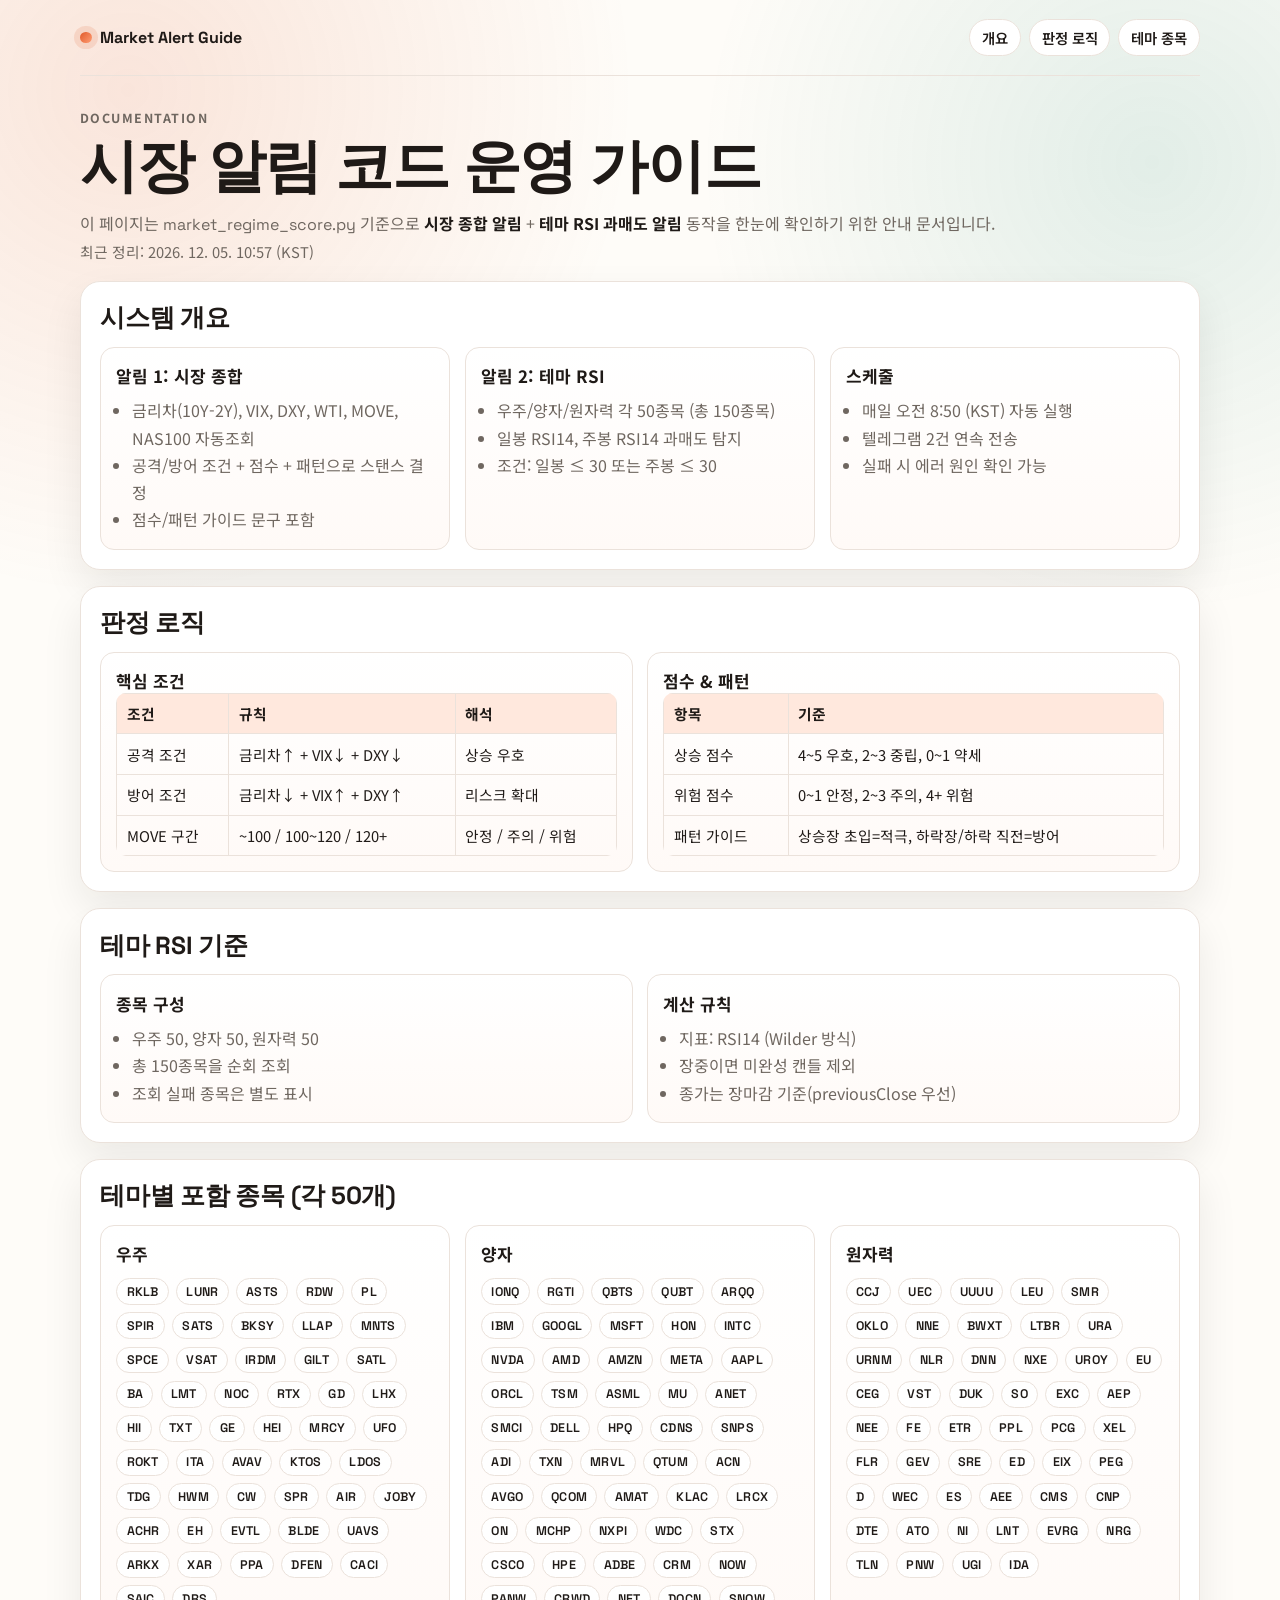
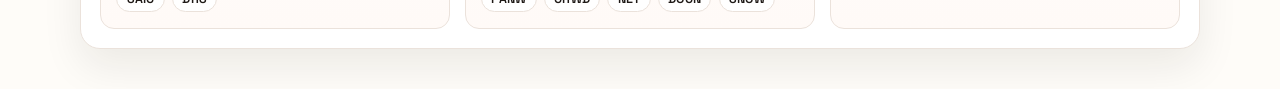
<file: index.html>
<!doctype html>
<html lang="ko">
  <head>
    <meta charset="UTF-8" />
    <meta name="viewport" content="width=device-width, initial-scale=1.0" />
    <title>시장 알림 코드 가이드</title>
    <meta
      name="description"
      content="market_regime_score.py 운영 가이드: 지표 해석, RSI 과매도 조건, 실행 방법, 자동화 스케줄"
    />
    <link rel="preconnect" href="https://fonts.googleapis.com" />
    <link rel="preconnect" href="https://fonts.gstatic.com" crossorigin />
    <link
      href="https://fonts.googleapis.com/css2?family=Space+Grotesk:wght@500;700&family=Noto+Sans+KR:wght@400;500;700&display=swap"
      rel="stylesheet"
    />
    <link rel="stylesheet" href="./styles.css" />
  </head>
  <body>
    <div class="bg"></div>
    <header class="top">
      <div class="brand">
        <span class="dot"></span>
        <span>Market Alert Guide</span>
      </div>
      <nav>
        <a href="#overview">개요</a>
        <a href="#logic">판정 로직</a>
        <a href="#themes">테마 종목</a>
      </nav>
    </header>

    <main>
      <section class="hero">
        <p class="kicker">DOCUMENTATION</p>
        <h1>시장 알림 코드 운영 가이드</h1>
        <p>
          이 페이지는 <code>market_regime_score.py</code> 기준으로
          <strong>시장 종합 알림</strong> + <strong>테마 RSI 과매도 알림</strong>
          동작을 한눈에 확인하기 위한 안내 문서입니다.
        </p>
        <p class="updated">최근 정리: <span id="updatedDate">-</span></p>
      </section>

      <section class="panel" id="overview">
        <h2>시스템 개요</h2>
        <div class="grid three">
          <article class="card">
            <h3>알림 1: 시장 종합</h3>
            <ul>
              <li>금리차(10Y-2Y), VIX, DXY, WTI, MOVE, NAS100 자동조회</li>
              <li>공격/방어 조건 + 점수 + 패턴으로 스탠스 결정</li>
              <li>점수/패턴 가이드 문구 포함</li>
            </ul>
          </article>
          <article class="card">
            <h3>알림 2: 테마 RSI</h3>
            <ul>
              <li>우주/양자/원자력 각 50종목 (총 150종목)</li>
              <li>일봉 RSI14, 주봉 RSI14 과매도 탐지</li>
              <li>조건: 일봉 ≤ 30 또는 주봉 ≤ 30</li>
            </ul>
          </article>
          <article class="card">
            <h3>스케줄</h3>
            <ul>
              <li>매일 오전 8:50 (KST) 자동 실행</li>
              <li>텔레그램 2건 연속 전송</li>
              <li>실패 시 에러 원인 확인 가능</li>
            </ul>
          </article>
        </div>
      </section>

      <section class="panel" id="logic">
        <h2>판정 로직</h2>
        <div class="grid two">
          <article class="card">
            <h3>핵심 조건</h3>
            <table>
              <thead>
                <tr>
                  <th>조건</th>
                  <th>규칙</th>
                  <th>해석</th>
                </tr>
              </thead>
              <tbody>
                <tr>
                  <td>공격 조건</td>
                  <td>금리차↑ + VIX↓ + DXY↓</td>
                  <td>상승 우호</td>
                </tr>
                <tr>
                  <td>방어 조건</td>
                  <td>금리차↓ + VIX↑ + DXY↑</td>
                  <td>리스크 확대</td>
                </tr>
                <tr>
                  <td>MOVE 구간</td>
                  <td>~100 / 100~120 / 120+</td>
                  <td>안정 / 주의 / 위험</td>
                </tr>
              </tbody>
            </table>
          </article>
          <article class="card">
            <h3>점수 & 패턴</h3>
            <table>
              <thead>
                <tr>
                  <th>항목</th>
                  <th>기준</th>
                </tr>
              </thead>
              <tbody>
                <tr>
                  <td>상승 점수</td>
                  <td>4~5 우호, 2~3 중립, 0~1 약세</td>
                </tr>
                <tr>
                  <td>위험 점수</td>
                  <td>0~1 안정, 2~3 주의, 4+ 위험</td>
                </tr>
                <tr>
                  <td>패턴 가이드</td>
                  <td>상승장 초입=적극, 하락장/하락 직전=방어</td>
                </tr>
              </tbody>
            </table>
          </article>
        </div>
      </section>

      <section class="panel">
        <h2>테마 RSI 기준</h2>
        <div class="grid two">
          <article class="card">
            <h3>종목 구성</h3>
            <ul>
              <li>우주 50, 양자 50, 원자력 50</li>
              <li>총 150종목을 순회 조회</li>
              <li>조회 실패 종목은 별도 표시</li>
            </ul>
          </article>
          <article class="card">
            <h3>계산 규칙</h3>
            <ul>
              <li>지표: RSI14 (Wilder 방식)</li>
              <li>장중이면 미완성 캔들 제외</li>
              <li>종가는 장마감 기준(previousClose 우선)</li>
            </ul>
          </article>
        </div>
      </section>

      <section class="panel" id="themes">
        <h2>테마별 포함 종목 (각 50개)</h2>
        <div class="grid three">
          <article class="card">
            <h3>우주</h3>
            <div class="ticker-list">
              <span>RKLB</span><span>LUNR</span><span>ASTS</span><span>RDW</span><span>PL</span>
              <span>SPIR</span><span>SATS</span><span>BKSY</span><span>LLAP</span><span>MNTS</span>
              <span>SPCE</span><span>VSAT</span><span>IRDM</span><span>GILT</span><span>SATL</span>
              <span>BA</span><span>LMT</span><span>NOC</span><span>RTX</span><span>GD</span>
              <span>LHX</span><span>HII</span><span>TXT</span><span>GE</span><span>HEI</span>
              <span>MRCY</span><span>UFO</span><span>ROKT</span><span>ITA</span><span>AVAV</span>
              <span>KTOS</span><span>LDOS</span><span>TDG</span><span>HWM</span><span>CW</span>
              <span>SPR</span><span>AIR</span><span>JOBY</span><span>ACHR</span><span>EH</span>
              <span>EVTL</span><span>BLDE</span><span>UAVS</span><span>ARKX</span><span>XAR</span>
              <span>PPA</span><span>DFEN</span><span>CACI</span><span>SAIC</span><span>DRS</span>
            </div>
          </article>
          <article class="card">
            <h3>양자</h3>
            <div class="ticker-list">
              <span>IONQ</span><span>RGTI</span><span>QBTS</span><span>QUBT</span><span>ARQQ</span>
              <span>IBM</span><span>GOOGL</span><span>MSFT</span><span>HON</span><span>INTC</span>
              <span>NVDA</span><span>AMD</span><span>AMZN</span><span>META</span><span>AAPL</span>
              <span>ORCL</span><span>TSM</span><span>ASML</span><span>MU</span><span>ANET</span>
              <span>SMCI</span><span>DELL</span><span>HPQ</span><span>CDNS</span><span>SNPS</span>
              <span>ADI</span><span>TXN</span><span>MRVL</span><span>QTUM</span><span>ACN</span>
              <span>AVGO</span><span>QCOM</span><span>AMAT</span><span>KLAC</span><span>LRCX</span>
              <span>ON</span><span>MCHP</span><span>NXPI</span><span>WDC</span><span>STX</span>
              <span>CSCO</span><span>HPE</span><span>ADBE</span><span>CRM</span><span>NOW</span>
              <span>PANW</span><span>CRWD</span><span>NET</span><span>DOCN</span><span>SNOW</span>
            </div>
          </article>
          <article class="card">
            <h3>원자력</h3>
            <div class="ticker-list">
              <span>CCJ</span><span>UEC</span><span>UUUU</span><span>LEU</span><span>SMR</span>
              <span>OKLO</span><span>NNE</span><span>BWXT</span><span>LTBR</span><span>URA</span>
              <span>URNM</span><span>NLR</span><span>DNN</span><span>NXE</span><span>UROY</span>
              <span>EU</span><span>CEG</span><span>VST</span><span>DUK</span><span>SO</span>
              <span>EXC</span><span>AEP</span><span>NEE</span><span>FE</span><span>ETR</span>
              <span>PPL</span><span>PCG</span><span>XEL</span><span>FLR</span><span>GEV</span>
              <span>SRE</span><span>ED</span><span>EIX</span><span>PEG</span><span>D</span>
              <span>WEC</span><span>ES</span><span>AEE</span><span>CMS</span><span>CNP</span>
              <span>DTE</span><span>ATO</span><span>NI</span><span>LNT</span><span>EVRG</span>
              <span>NRG</span><span>TLN</span><span>PNW</span><span>UGI</span><span>IDA</span>
            </div>
          </article>
        </div>
      </section>

    </main>

    <script src="./script.js"></script>
  </body>
</html>
</file>
<file: styles.css>
:root {
  --bg: #fefcf8;
  --panel: #ffffff;
  --text: #1f1a17;
  --muted: #6f6760;
  --line: #ebe2db;
  --primary: #e05a2a;
  --primary-soft: #ffe8dd;
  --mint: #198a77;
  --shadow: 0 18px 40px rgba(30, 22, 18, 0.08);
}

* {
  box-sizing: border-box;
}

body {
  margin: 0;
  background: var(--bg);
  color: var(--text);
  font-family: "Noto Sans KR", sans-serif;
}

.bg {
  position: fixed;
  inset: 0;
  z-index: -1;
  background:
    radial-gradient(circle at 10% 10%, rgba(224, 90, 42, 0.14), transparent 36%),
    radial-gradient(circle at 90% 18%, rgba(25, 138, 119, 0.12), transparent 33%);
}

.top,
main {
  width: min(1120px, 92vw);
  margin: 0 auto;
}

.top {
  padding: 1.2rem 0;
  display: flex;
  justify-content: space-between;
  align-items: center;
  gap: 1rem;
  border-bottom: 1px solid var(--line);
}

.brand {
  font-family: "Space Grotesk", sans-serif;
  font-weight: 700;
  display: flex;
  align-items: center;
  gap: 0.55rem;
}

.dot {
  width: 0.72rem;
  height: 0.72rem;
  border-radius: 999px;
  background: linear-gradient(130deg, var(--primary), #ff9d74);
  box-shadow: 0 0 0 6px rgba(224, 90, 42, 0.14);
}

nav {
  display: flex;
  flex-wrap: wrap;
  gap: 0.5rem;
}

nav a {
  text-decoration: none;
  color: var(--text);
  font-size: 0.9rem;
  font-weight: 600;
  border: 1px solid var(--line);
  border-radius: 999px;
  padding: 0.44rem 0.74rem;
  background: #fff;
}

main {
  padding: 2rem 0 2.5rem;
}

.hero h1 {
  margin: 0.35rem 0 0.75rem;
  font-family: "Space Grotesk", sans-serif;
  font-size: clamp(2rem, 5.2vw, 3.6rem);
  line-height: 1.06;
  letter-spacing: -0.02em;
}

.kicker {
  margin: 0;
  color: var(--mint);
  font-size: 0.78rem;
  letter-spacing: 0.12em;
  font-weight: 700;
}

.hero p {
  margin: 0;
  color: var(--muted);
  line-height: 1.75;
}

.hero strong {
  color: var(--text);
}

.updated {
  margin-top: 0.7rem;
  font-size: 0.92rem;
}

.panel {
  margin-top: 1rem;
  border: 1px solid var(--line);
  border-radius: 20px;
  background: var(--panel);
  box-shadow: var(--shadow);
  padding: 1.2rem;
}

.panel h2 {
  margin: 0 0 0.8rem;
  font-family: "Space Grotesk", sans-serif;
  font-size: 1.55rem;
  letter-spacing: -0.01em;
}

.grid {
  display: grid;
  gap: 0.9rem;
}

.grid.two {
  grid-template-columns: repeat(2, minmax(0, 1fr));
}

.grid.three {
  grid-template-columns: repeat(3, minmax(0, 1fr));
}

.card {
  border: 1px solid var(--line);
  border-radius: 14px;
  padding: 0.95rem;
  background: linear-gradient(180deg, #fff, #fffaf7);
}

.card h3 {
  margin: 0;
  font-size: 1.06rem;
}

.card ul {
  margin: 0.6rem 0 0;
  padding-left: 1rem;
  color: var(--muted);
  line-height: 1.7;
}

.ticker-list {
  margin-top: 0.75rem;
  display: flex;
  flex-wrap: wrap;
  gap: 0.45rem;
}

.ticker-list span {
  display: inline-block;
  border-radius: 999px;
  border: 1px solid var(--line);
  background: #fff;
  padding: 0.28rem 0.58rem;
  font-family: "Space Grotesk", sans-serif;
  font-size: 0.78rem;
  font-weight: 600;
  letter-spacing: 0.02em;
}

table {
  width: 100%;
  border-collapse: collapse;
  font-size: 0.92rem;
  overflow: hidden;
  border-radius: 10px;
}

th,
td {
  border: 1px solid var(--line);
  padding: 0.58rem;
  text-align: left;
  vertical-align: top;
}

thead th {
  background: var(--primary-soft);
}

pre {
  margin: 0.6rem 0 0;
}

code {
  font-family: "Space Grotesk", monospace;
}

pre code {
  display: block;
  border-radius: 10px;
  background: #1f1a17;
  color: #fff6ef;
  padding: 0.72rem 0.78rem;
  overflow-x: auto;
}

@media (max-width: 980px) {
  .grid.two,
  .grid.three {
    grid-template-columns: 1fr;
  }
}

@media (max-width: 640px) {
  .top {
    flex-direction: column;
    align-items: flex-start;
  }

  nav {
    width: 100%;
  }

  nav a {
    flex: 1 1 auto;
    text-align: center;
  }
}
</file>
